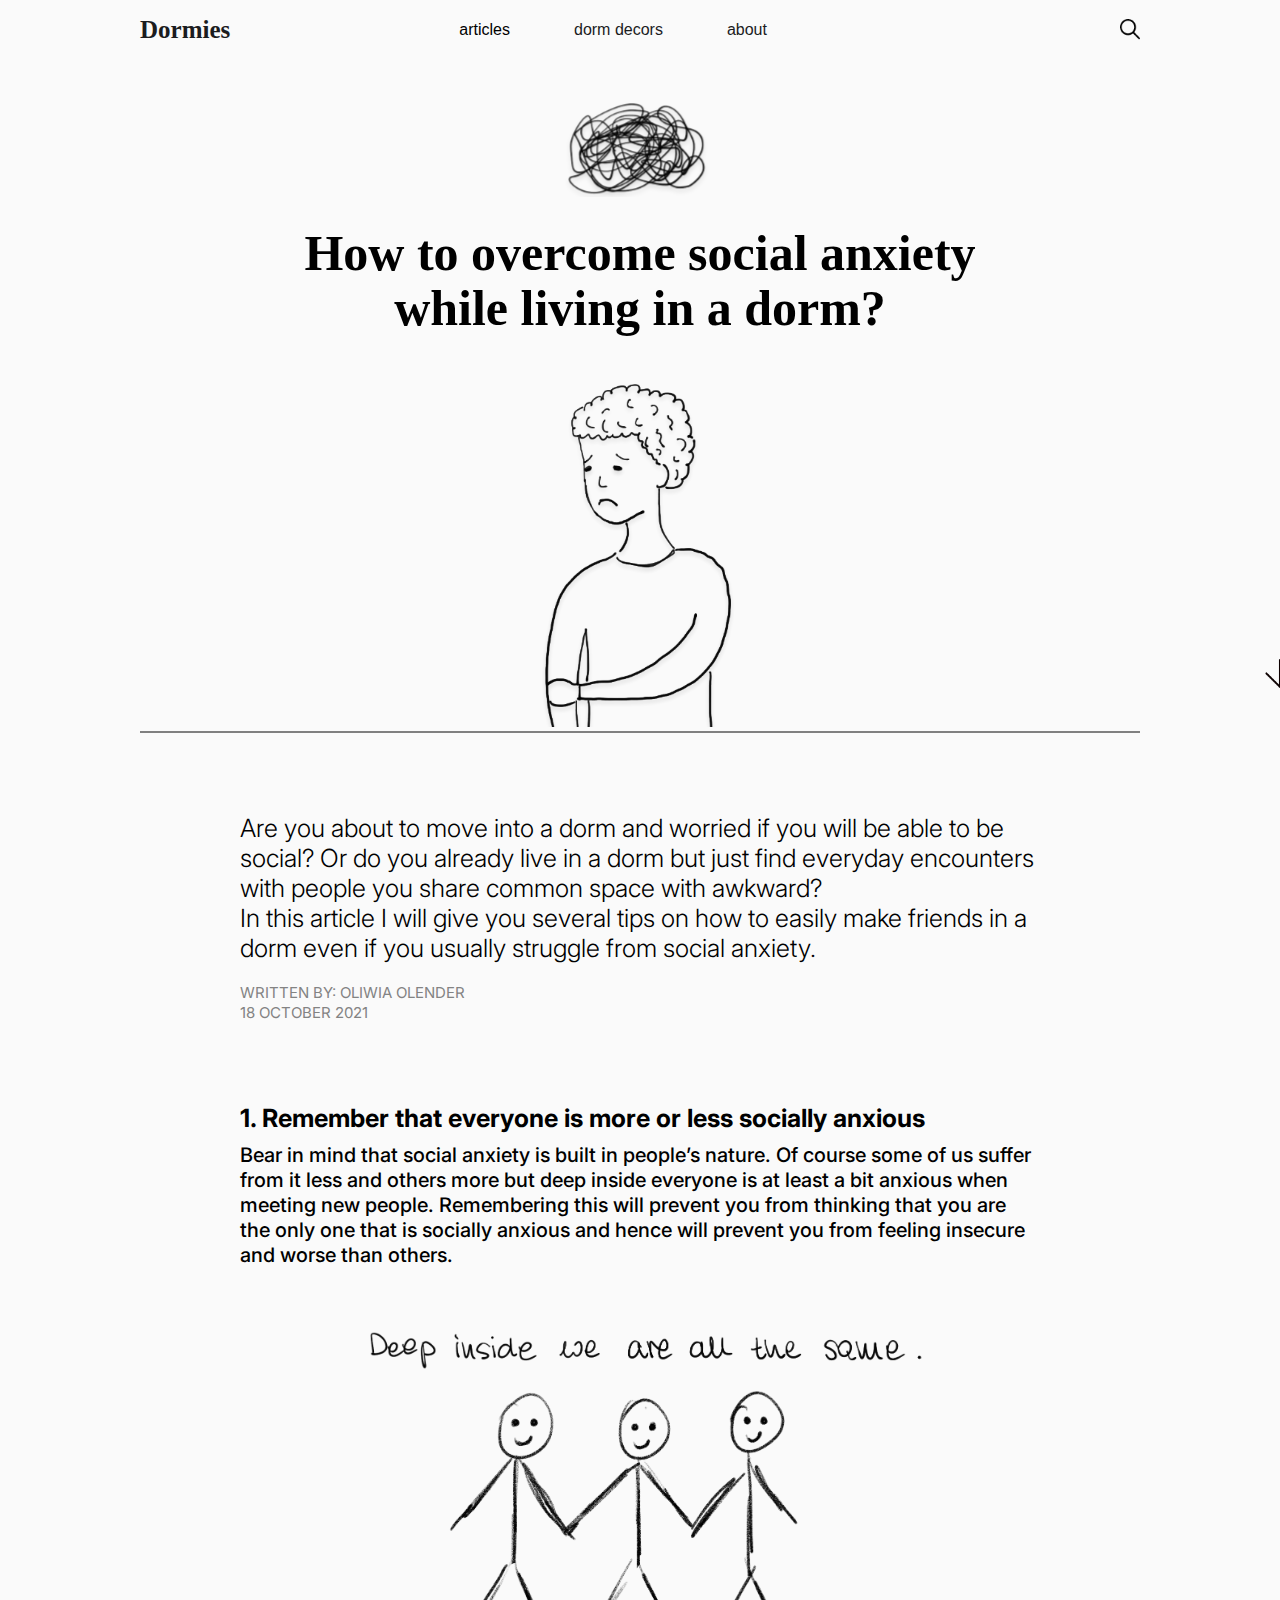
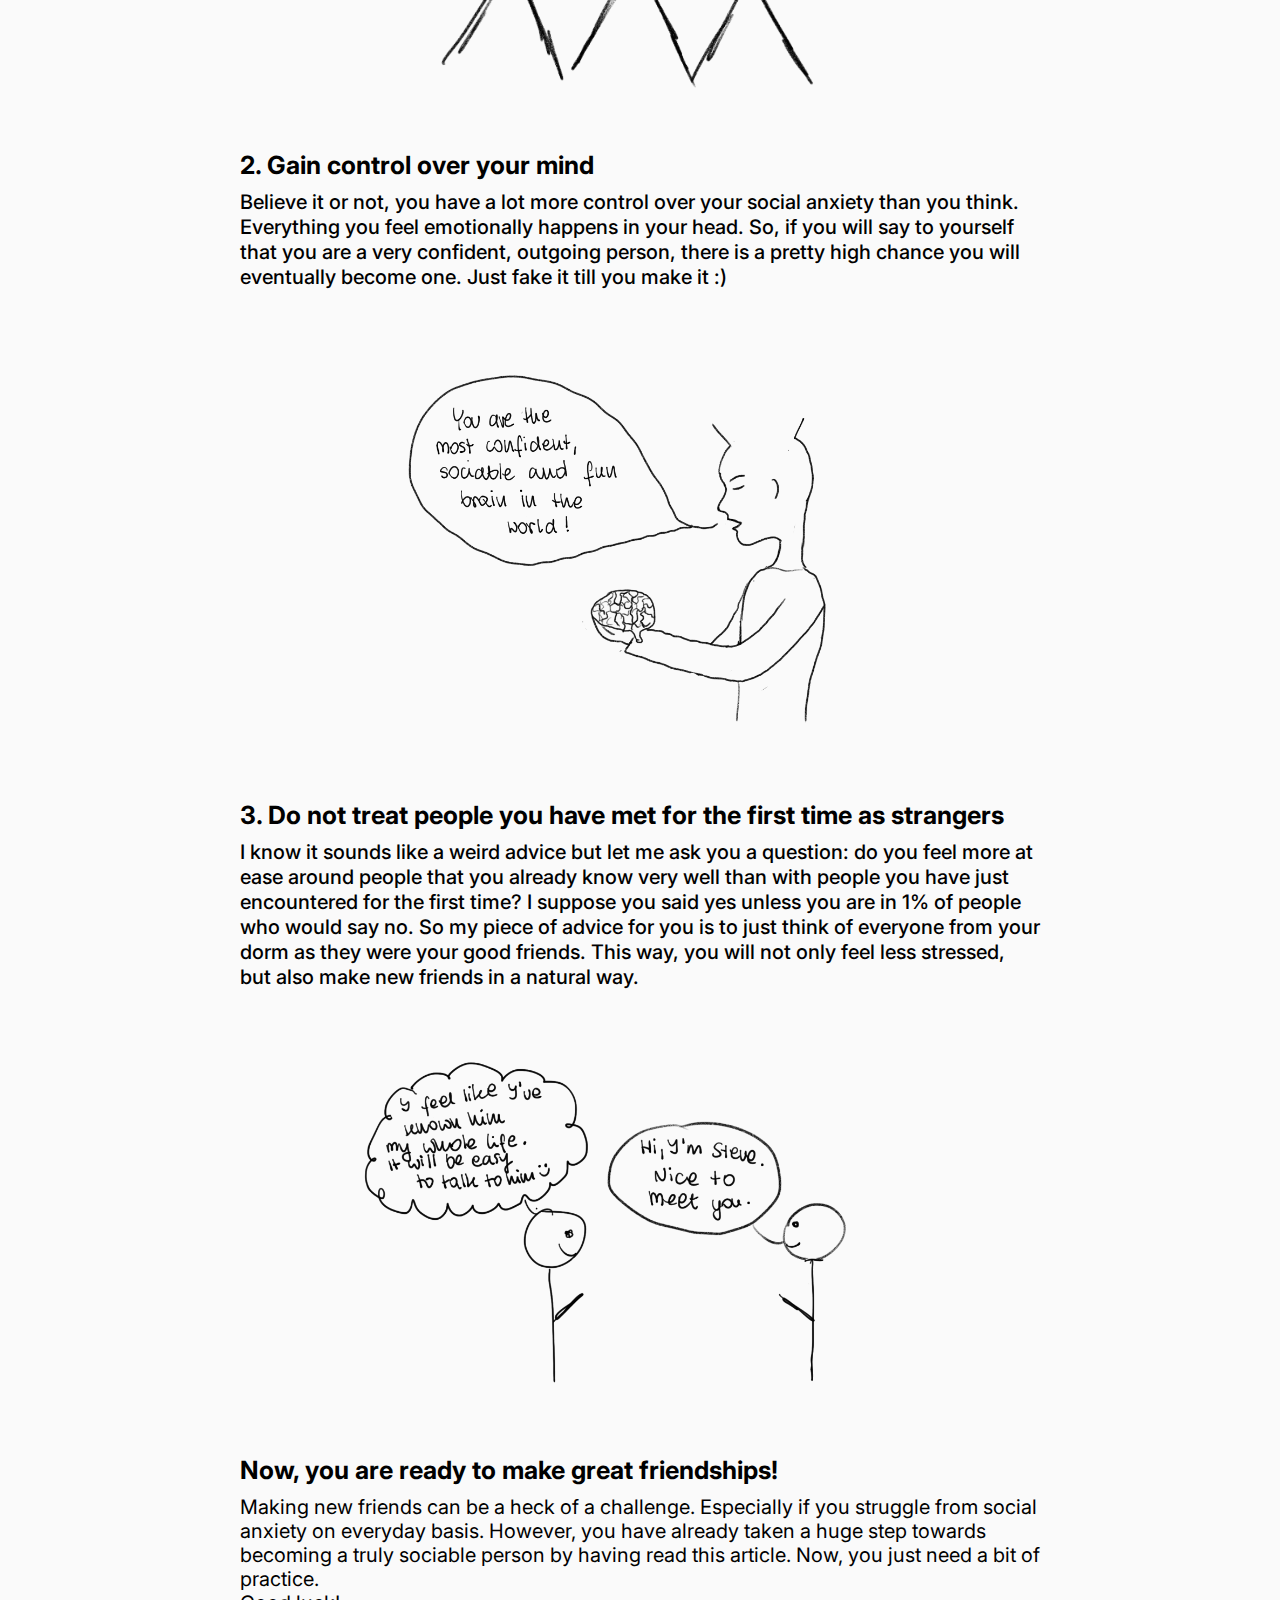
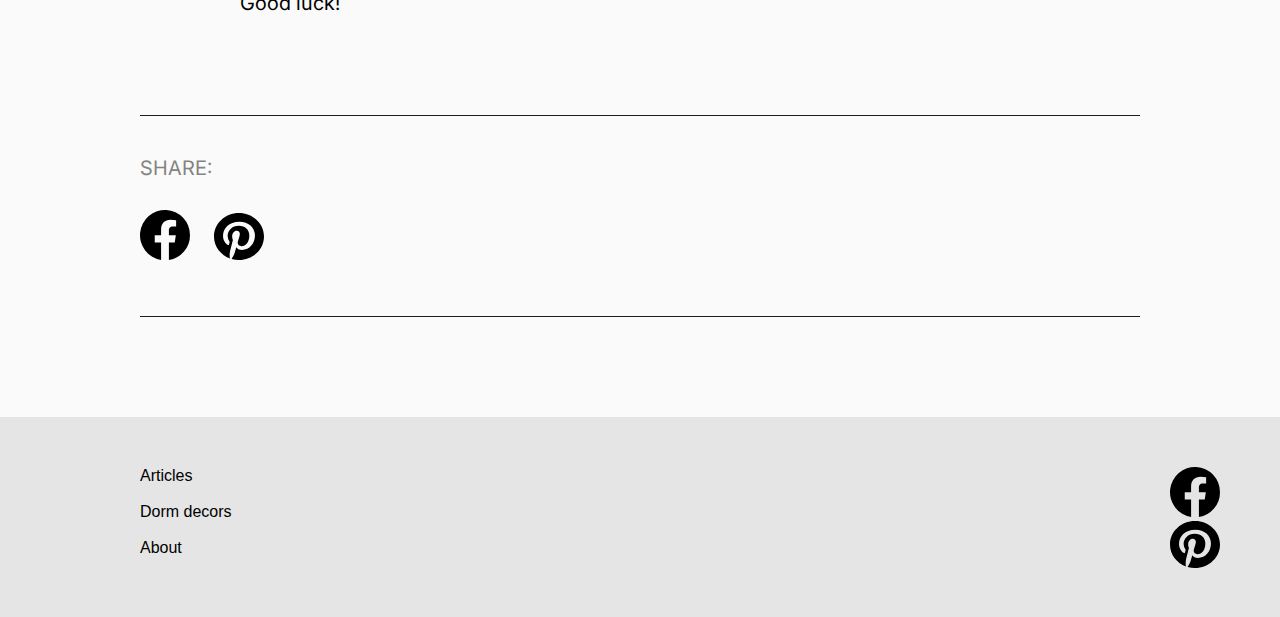
<file: firstarticle.html>
<!DOCTYPE html>
<html lang="en">
<head>
    <meta charset="UTF-8">
    <meta http-equiv="X-UA-Compatible" content="IE=edge">
    <meta name="viewport" content="width=device-width, initial-scale=1.0">
    <title>How to overcome social anxiety?</title>
    <meta name="description" content="Are you about to move into a dorm and worried if you will be able to be social? In this article I will give you several tips on how to easily make friends in a dorm even if you usually struggle from social anxiety.">
    
    <link rel="stylesheet" type="text/css" href="styless.css">
    <link rel="preconnect" href="https://fonts.googleapis.com"> 
<link rel="preconnect" href="https://fonts.gstatic.com" crossorigin> 
<link href="https://fonts.googleapis.com/css2?family=Inter:wght@300&display=swap" rel="stylesheet">

</head>
<body>
    <header>
        <a class="left" href="index.html">Dormies</a>
        <nav>
            <section class="right">
                <div class="dropdown">
                    <button class="dropbtn">articles</button>
                    <div class="dropdown-content">
            <a href="firstarticle.html">How to overcome social anxiety?</a>
            <a href="secondarticle.html">Dorm essentials</a>
            <a href="thirdarticle.html">Quick, cheap and healthy recipes</a>
        </div>
    </div>
    <a href="#">dorm decors</a>
    <a href="#">about</a>
        </section>
    </nav>
    <img src="images/searchicon.png" alt="search icon">

    </header>
    <main>
        <div class="arrow">
            <img src="images/arrowdown.png" alt="arrow down">
        </div>
        <section class="landing-page">

           <div class="top">
            <img src="images/rys1.svg" alt="scribbles">
            </div>
            <h1>How to overcome social anxiety<br>while living in a dorm?</h1>
            <div class="bottom">
            <img src="images/boy.png" alt="boy">
            </div>
            
         </section>
<article class="article-intro">
         <section class="intro">
             <div class="summary">
                 <p>Are you about to move into a dorm and worried if you will be able to be social? Or do you already live in a dorm but just find everyday encounters with people you share common space with awkward? <br> In this article I will give you several tips on how to easily make friends in a dorm even if you usually struggle from social anxiety.</p>
             </div>
             <div id="smalltext">WRITTEN BY: OLIWIA OLENDER <br>18 OCTOBER 2021</div>
            </section>
        </article>
        <article class="article">
            <section class="bodytext">
                <div class="first">
                    <h1>1. Remember that everyone is more or less socially anxious</h1>
                        <p>Bear in mind that social anxiety is built in people’s nature. Of course some of us suffer from it less and others more but deep inside everyone is at least a bit anxious when meeting new people. Remembering this will prevent you from thinking that you are the only one that is socially anxious and hence will prevent you from feeling insecure and worse than others.
                        </p>
                        <div class="people">
                        <img src="images/people.png" alt="people">
                    </div>
                </div>
                <div class="second">
                    <h1>2. Gain control over your mind</h1>
                        <p>Believe it or not, you have a lot more control over your social anxiety than you think. Everything you feel emotionally happens in your head. So, if you will say to yourself that you are a very confident, outgoing person, there is a pretty high chance you will eventually become one. Just fake it till you make it :)
                        </p>
                        <div class="brain">
                        <img src="images/brain.png" alt="brain">
                    </div>
                </div>
                <div class="third">
                    <h1>3. Do not treat people you have met for the first time as strangers</h1>
                        <p>I know it sounds like a weird advice but let me ask you a question: do you feel more at ease around people that you already know very well than with people you have just encountered for the first time? I suppose you said yes unless you are in 1% of people who would say no. So my piece of advice for you is to just think of everyone from your dorm as they were your good friends. This way, you will not only feel less stressed, but also make new friends in a natural way.
                        </p>
                        <div class="talk">
                        <img src="images/talk.png" alt="talking people">
                    </div>
                </div>
                <div class="ending">
                    <h1>Now, you are ready to make great friendships!</h1>
                    <p>Making new friends can be a heck of a challenge. Especially if you struggle from social anxiety on everyday basis. However, you have already taken a huge step towards becoming a truly sociable person by having read this article. Now, you just need a bit of practice.<br> Good luck! </p>
                </div>
               </section>
           </article>

           <section class="share">
               <p>SHARE:</p>
               <div class="some">
                <img src="images/fb.svg" alt="fb icon">
                <img src="images/pinteresticon.svg" alt="fb icon">
            </div>
           </section>

        
      
       

    </main>
    <section class="footer">
        <div id="footer-content">
        <div class="links">
            <ul>
            <li><a href="#">Articles</a><li>
            <li> <a href="#">Dorm decors</a><li>
                <li><a href="#">About</a></li>
            </ul>
        </div>
        <div class="icons">
            <img src="images/fb.svg" alt="fb icon">
            <img src="images/pinteresticon.svg" alt="fb icon">
        </div>
    </div>
        </section>
</body>
</html>
</file>
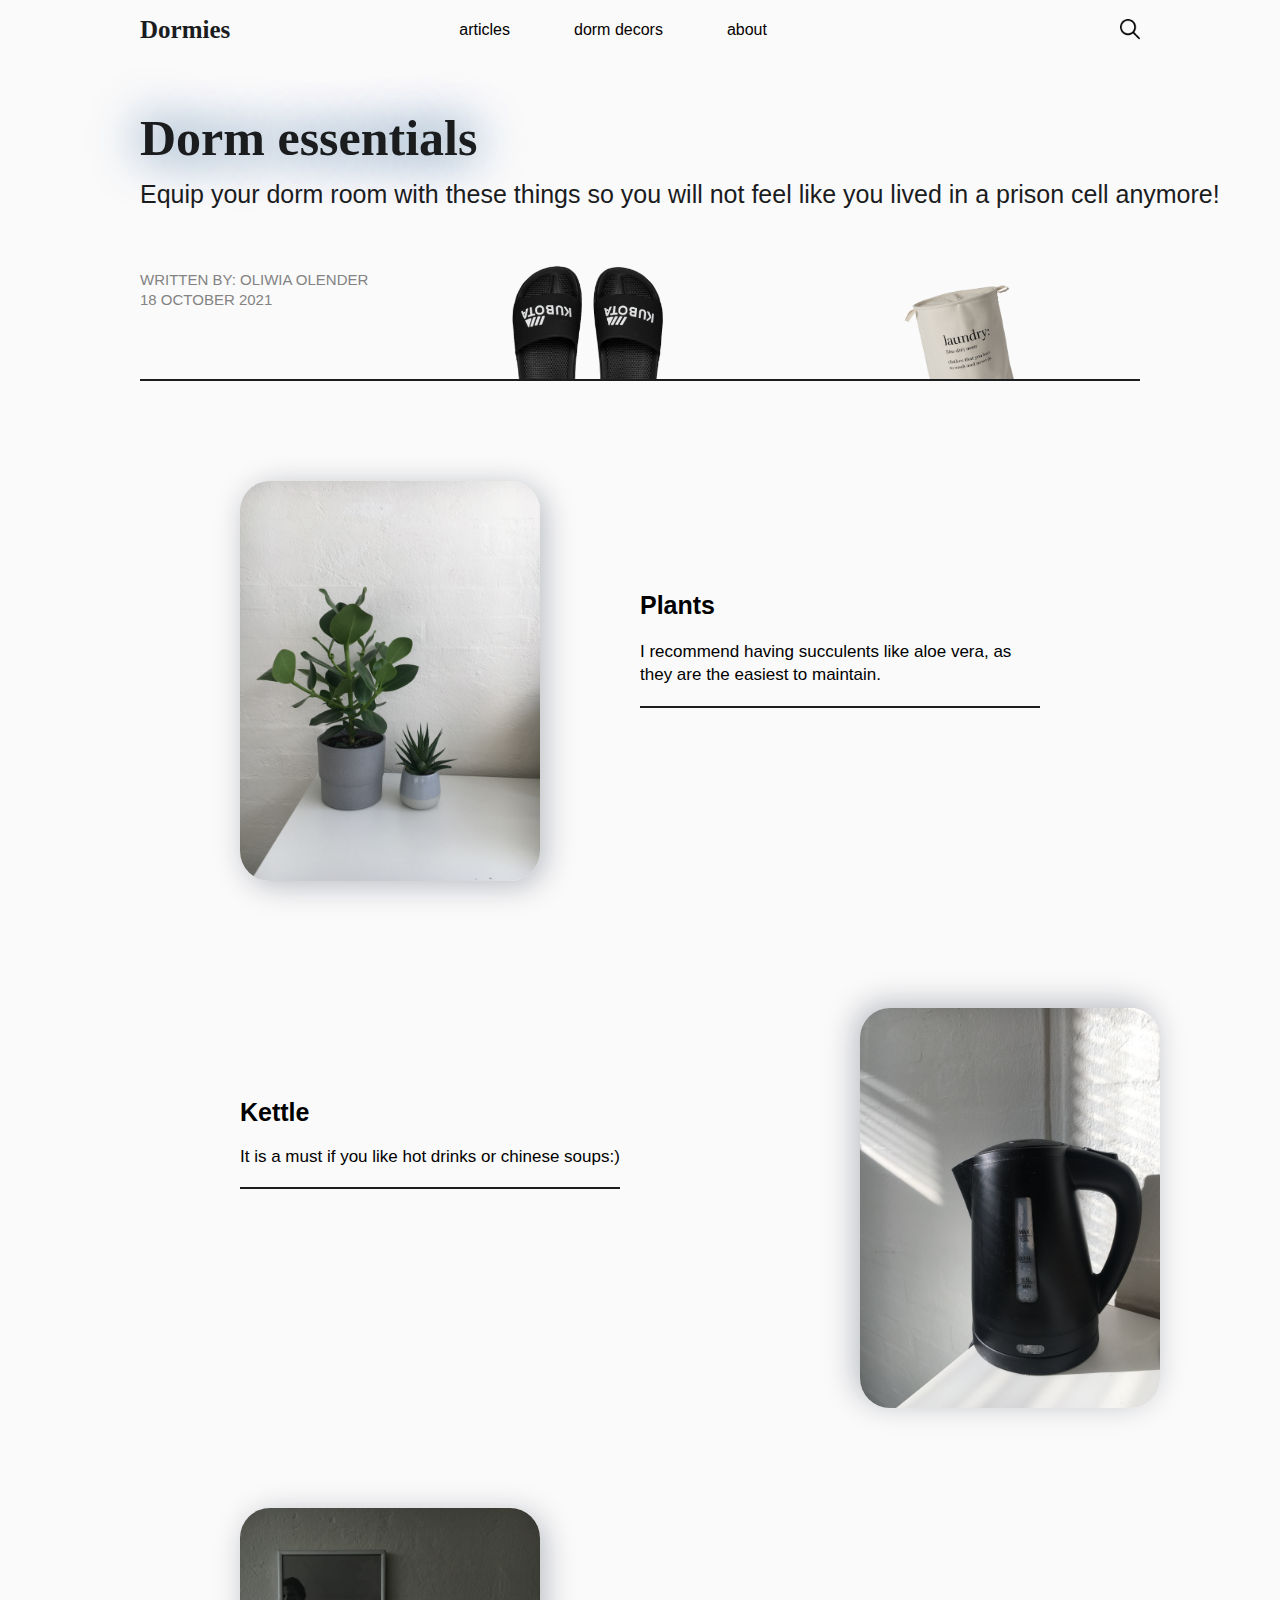
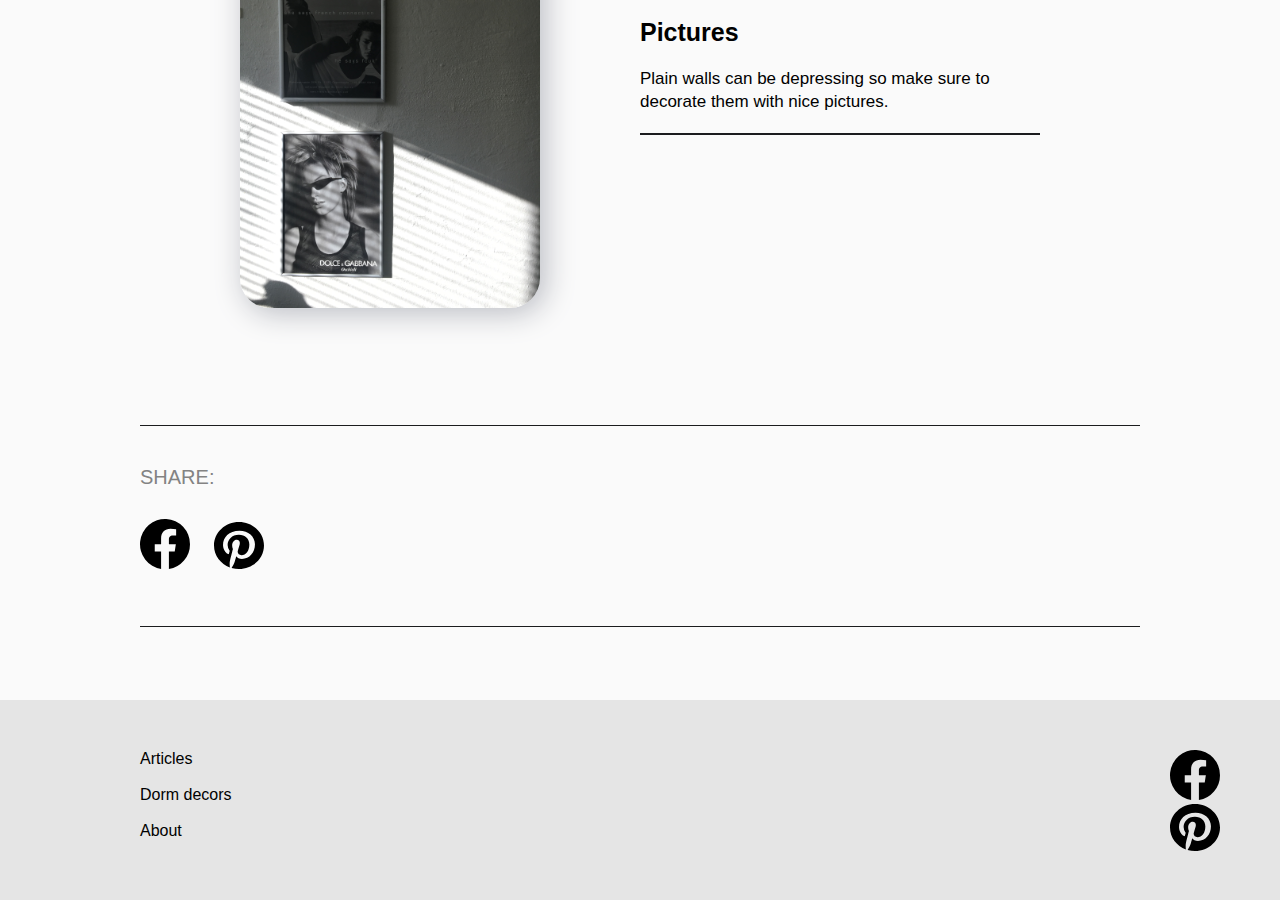
<file: secondarticle.html>
<!DOCTYPE html>
<html lang="en">
<head>
    <meta charset="UTF-8">
    <meta http-equiv="X-UA-Compatible" content="IE=edge">
    <meta name="viewport" content="width=device-width, initial-scale=1.0">
    <title>Dorm essentials</title>
    <meta name="description" content="Equip your dorm room with these things so you will not feel like you lived in a prison cell anymore!">
    <link rel="stylesheet" type="text/css" href="stylesss.css">
</head>
<body>
    <header>
        <a class="left" href="index.html">Dormies</a>
        <nav>
            <section class="right">
                <div class="dropdown">
                    <button class="dropbtn">articles</button>
                    <div class="dropdown-content">
            <a href="firstarticle.html">How to overcome social anxiety?</a>
            <a href="secondarticle.html">Dorm essentials</a>
            <a href="thirdarticle.html">Quick, cheap and healthy recipes</a>
        </div>
    </div>
    <a href="#">dorm decors</a>
    <a href="#">about</a>
        </section>
    </nav>
    <img src="images/searchicon.png" alt="search icon">

    </header>
<main>
    <div class="headline">
    <h1>Dorm essentials</h1>
</div>
<div id="summary">Equip your dorm room with these things so you will not feel like you lived in a prison cell anymore!</div>
<div id="smalltext">WRITTEN BY: OLIWIA OLENDER <br>18 OCTOBER 2021</div>
<div id="line">
    <img class="first" src="images/kubota.png" alt="kubota">
    <img class="second" src="images/laundry.png" alt="laundrybag">
</div>

<section id="everything">
    <section class="section">
    <section class="image">
        <div class="plants">
        <img src="images/IMG_0097.JPG" alt="plants">
    </div>
    </section>
    <section class="text">
        <h1>Plants</h1>
        <p>I recommend having succulents like aloe vera, as they are the easiest to maintain.</p>
    </section>
</section>
</section>
<section id="everything2">
    <section class="section">
    
    <section class="text2">
        <h1>Kettle</h1>
        <p>It is a must if you like hot drinks or chinese soups:)</p>
    </section>
    <section class="image2">
        <div class="kettle">
        <img src="images/IMG_0100.JPG" alt="kettle">
    </div>
</section>
</section>
</section>

<section id="everything3">
    <section class="section">
    <section class="image3">
        <div class="pictures">
        <img src="images/IMG_0104.JPG" alt="pictures">
    </div>
    </section>
    <section class="text3">
        <h1>Pictures</h1>
        <p>Plain walls can be depressing so make sure to decorate them with nice pictures.</p>
    </section>
</section>
</section>

<section class="share">
    <p>SHARE:</p>
    <div class="some">
     <img src="images/fb.svg" alt="fb icon">
     <img src="images/pinteresticon.svg" alt="fb icon">
 </div>
</section>

</main>
<section class="footer">
    <div id="footer-content">
    <div class="links">
        <ul>
        <li><a href="#">Articles</a><li>
        <li> <a href="#">Dorm decors</a><li>
            <li><a href="#">About</a></li>
        </ul>
    </div>
    <div class="icons">
        <img src="images/fb.svg" alt="fb icon">
        <img src="images/pinteresticon.svg" alt="fb icon">
    </div>
</div>
    </section>
</body>
</html>
</file>
<file: styless.css>
* {
    margin:0;
    padding:0;
}

.left {
    font-family: 'Kaisei HarunoUmi', serif;
    font-weight: bold;
    font-size: 25px;
    text-decoration: none;
    color: #1B1C1E;
   
    margin-left: 140px;
}

.right a {
    text-decoration: none;
    color: #1B1C1E;
    font-family: 'Montserrat', sans-serif;
   
}

.right {
   
    margin-right: 124px;
}

header {
    display: flex;
    justify-content: space-between;
    align-items: center;
    height:59px;
    background-color: #FAFAFA;
    
}

.right a {
    margin-left: 60px;
}

header img {
    width: 20px;
    margin-right:140px;
}

.dropbtn {
    background-color: #FAFAFA;
       font-size: 16px;
       border: none;
   margin-top:0px;
   font-family: 'Montserrat', sans-serif;
   
     }
   
     .dropdown {
       position: relative;
       display: inline-block;
     }
   
     .dropdown-content {
       display: none;
       position: absolute;
       background-color: #f1f1f1;
       min-width: 400px;
   
       z-index: 1;
     }
     .dropdown-content a {
       color: black;
       padding: 12px ;
       text-decoration: none;
       display: block;
     }
   
     .dropdown-content a:hover {background-color: lavender }
     .dropdown:hover .dropdown-content {display: block;}
   
main {
    margin-left: 140px;
    margin-right: 140px;
    
}

body {
    background-color: #FAFAFA;
}

.landing-page {
  text-align: center;
  border-bottom: gray 2px solid;
    }

.top img{
   width: 230px;
   margin-top: 30px;
margin-bottom: 25px;
text-align: center;
}

.bottom img {
    width: 250px;
    margin-top: 45px;
}

.landing-page h1 {
    
    font-weight: bold; 
    font-size: 50px;
    line-height: 55px;
    margin-top: 0;
    margin-bottom: 0;
    
}

.article-intro {
    width: 100%;
    display: flex;
    justify-content: center;
}
.intro {
   width: 80%;
   margin-top: 80px;
   
}

.summary {
    font-family: 'Inter', sans-serif;
    font-size: 25px;
    line-height: 30px;
    font-weight: 300;
}

#smalltext {
    font-family: "Inter", sans-serif;
    font-size: 15px;
    line-height: 20px;
color: #838383;
margin-top: 20px;

}

.article {
    width: 100%;
    display: flex;
    justify-content: center;
    
}

.bodytext {
    width: 80%;
    margin-top: 80px;
}

.first h1{
    font-family: 'Inter', sans-serif;
    font-size: 25px;
    font-weight: bold;
}

.first p {
    font-family: 'Inter', sans-serif;
    font-size: 20px;
    font-weight: 500;
    margin-top: 10px;
    line-height: 25px;
}
.people{
    display: flex;
    justify-content: center;
}
.first img {
    width: 600px;
  margin-top: 30px;
}
.second {
    margin-top: 35px;
}
.second h1{
    font-family: 'Inter', sans-serif;
    font-size: 25px;
    font-weight: bold;
}

.second p {
    font-family: 'Inter', sans-serif;
    font-size: 20px;
    font-weight: 500;
    margin-top: 10px;
    line-height: 25px;
}

.brain {
    display: flex;
    justify-content: center;
}
.second img {
    width: 600px;
  margin-top: 15px;
}

.third {
    margin-top: 45px;
}
.third h1{
    font-family: 'Inter', sans-serif;
    font-size: 25px;
    font-weight: bold;
}

.third p {
    font-family: 'Inter', sans-serif;
    font-size: 20px;
    font-weight: 500;
    margin-top: 10px;
    line-height: 25px;
}

.talk {
    display: flex;
    justify-content: center;
}
.third img {
    width: 600px;
  margin-top: 15px;
}

.ending p{
    font-family: 'Inter', sans-serif;
    font-size: 20px;
    margin-top: 10px;
}

.ending h1 {
    font-family: 'Inter', sans-serif;
    font-size: 25px;
    font-weight: bold; 
}

.share {
    width: 100%;
    border-bottom: 1px #1B1C1E solid;
    border-top: 1px #1B1C1E solid;
height: 200px;
margin-top: 100px;
}

.share p {
    font-family: 'Inter', sans-serif;
    color: #838383;
    font-size: 20px;
    font-weight:400 ;  
    margin-top: 40px;
}

.some img{
    width: 50px;
    margin-top: 30px;
    margin-right: 20px;
}
.footer {
    height: 200px;
    background-color:#E5E5E5;
    margin-top: 100px;
    width: 100%;
    position: relative;
    }
 
.links li a {
    text-decoration: none;
    color: black;

    position:relative;
    top:50px;
    font-family: 'Montserrat', sans-serif;
    font-weight: 500;
   margin-left: 140px;
}

.icons img {
    width: 50px;
margin-left:20px;
}

.icons {
position: absolute;
top:50px;
margin-left: 1150px;
}


.arrow img {
margin-top: 600px;
position:absolute;
width: 30px;
margin-left: 1125px;

}
</file>
<file: stylesss.css>
* {
    margin:0;
    padding:0;
}

.left {
    font-family: 'Kaisei HarunoUmi', serif;
    font-weight: bold;
    font-size: 25px;
    text-decoration: none;
    color: #1B1C1E;
   
    margin-left: 140px;
}

.right a {
    text-decoration: none;
    color: #070000;
    font-family: 'Montserrat', sans-serif;
   
}

.right {
   
    margin-right: 124px;
}

header {
    display: flex;
    justify-content: space-between;
    align-items: center;
    height:59px;
    background-color: #FAFAFA;
    
}

.right a {
    margin-left: 60px;
}

.dropbtn {
    background-color: #FAFAFA;
       font-size: 16px;
       border: none;
   margin-top:0px;
   font-family: 'Montserrat', sans-serif;
   
     }
   
     .dropdown {
       position: relative;
       display: inline-block;
     }
   
     .dropdown-content {
       display: none;
       position: absolute;
       background-color: #f1f1f1;
       min-width: 400px;
   
       z-index: 1;
     }
     .dropdown-content a {
       color: black;
       padding: 12px ;
       text-decoration: none;
       display: block;
     }
   
     .dropdown-content a:hover {background-color: lavender }
     .dropdown:hover .dropdown-content {display: block;}

header img {
    width: 20px;
    margin-right:140px;
}

main {
    margin-left: 140px;
    margin-right: 140px;

}

body {
    background-color: #FAFAFA;
}
.headline {
    position: absolute;
    margin-top: 50px;
}
.headline h1{
    text-shadow:0px 0px 50px #114c86;
    font-size: 50px;
    color:#1B1C1E
}

#summary {
    position: absolute;
    top: 180px;
    font-size: 25px;
    color: #1B1C1E;
    font-family: "Inter", sans-serif;
}

#smalltext {
    font-family: "Inter", sans-serif;
    font-size: 15px;
    line-height: 20px;
color: #838383;
position: absolute;
top: 270px;
}

#line {
    border-bottom: #1B1C1E solid 2px;
   position: relative;
    top: 200px;
    height: 120px;
    display: flex;
    justify-content:flex-end;
    align-content: space-between;
}

#line img {
margin-left: 100px;
margin-right: 100px;
}

#everything {
    display: flex;
    flex-direction: row;
    width: 100%;
    justify-content: center;
}

#everything2 {
    display: flex;
    flex-direction: row;
    width: 100%;
    justify-content: center;
}

#everything3 {
    display: flex;
    flex-direction: row;
    width: 100%;
    justify-content: center;
}
.section {
    width: 80%;
}
.image {
    height: 400px;
    width: 300px;
    overflow: auto;
    position: relative;
    top:300px;
     border-radius: 30px;
 box-shadow:5px 5px 30px #b9bbc2;

}

.plants >img{
    object-fit: cover;
    position:absolute;
width: 100%;
height: 100%;
}

.text {
    margin-left: 400px;
   margin-top: 10px; 
    border-bottom: solid #1B1C1E 2px;
    padding-bottom: 20px;
}

.text h1{
    font-family: "Inter", sans-serif;
    font-size: 25px;
}
.text p{
    font-family: "Inter", sans-serif;
    font-size: 17px;
    margin-top: 20px;
    line-height: 23px;
}



.image2 {
    height: 400px;
    width: 300px;
    overflow: auto;
    position: relative;
    top: 300px;
     border-radius: 30px;
     
     left: 620px;
 box-shadow:-5px -5px 30px #b9bbc2;
}

.kettle >img{
    object-fit: cover;
    position:absolute;
width: 100%;
height: 100%;
}

.text2 {
   margin-top: 390px;
   text-align: left;
   position: absolute ;
   border-bottom: 2px solid #1B1C1E;
   padding-bottom: 20px;
}

.text2 h1{
    font-family: "Inter", sans-serif;
    font-size: 25px;
}
.text2 p{
    font-family: "Inter", sans-serif;
    font-size: 17px;
    margin-top: 20px;
}

.image3 {
    height: 400px;
    width: 300px;
    overflow: auto;
    position: relative;
    top:400px;
     border-radius: 30px;
 box-shadow:5px 5px 30px #b9bbc2;

}

.pictures >img{
    object-fit: cover;
    position:absolute;
width: 100%;
height: 100%;
}

.text3 {
    margin-left: 400px;
    margin-top: 110px;
    border-bottom: solid #1B1C1E 2px;
    padding-bottom: 20px;
}

.text3 h1{
    font-family: "Inter", sans-serif;
    font-size: 25px;
}
.text3 p{
    font-family: "Inter", sans-serif;
    font-size: 17px;
    margin-top: 20px;
    line-height: 23px;
}


.share {
    width: 100%;
    border-bottom: 1px #1B1C1E solid;
    border-top: 1px #1B1C1E solid;
height: 200px;
margin-top: 290px;
}

.share p {
    font-family: 'Inter', sans-serif;
    color: #838383;
    font-size: 20px;
    font-weight:400 ;  
    margin-top: 40px;
}

.some img{
    width: 50px;
    margin-top: 30px;
    margin-right: 20px;
}

.footer {
    height: 200px;
    background-color:#E5E5E5;
    bottom: 0;
    width: 100%;
    position: absolute;
    top: 2300px;
    }
 
.links li a {
    text-decoration: none;
    color: black;

    position:relative;
    top:50px;
    font-family: 'Montserrat', sans-serif;
    font-weight: 500;
   margin-left: 140px;
}

.icons img {
    width: 50px;
margin-left:20px;
}

.icons {
position: absolute;
top:50px;
margin-left: 1150px;
}


.arrow img {
margin-top: 600px;
position:absolute;
width: 30px;
margin-left: 1130px;

}
</file>
